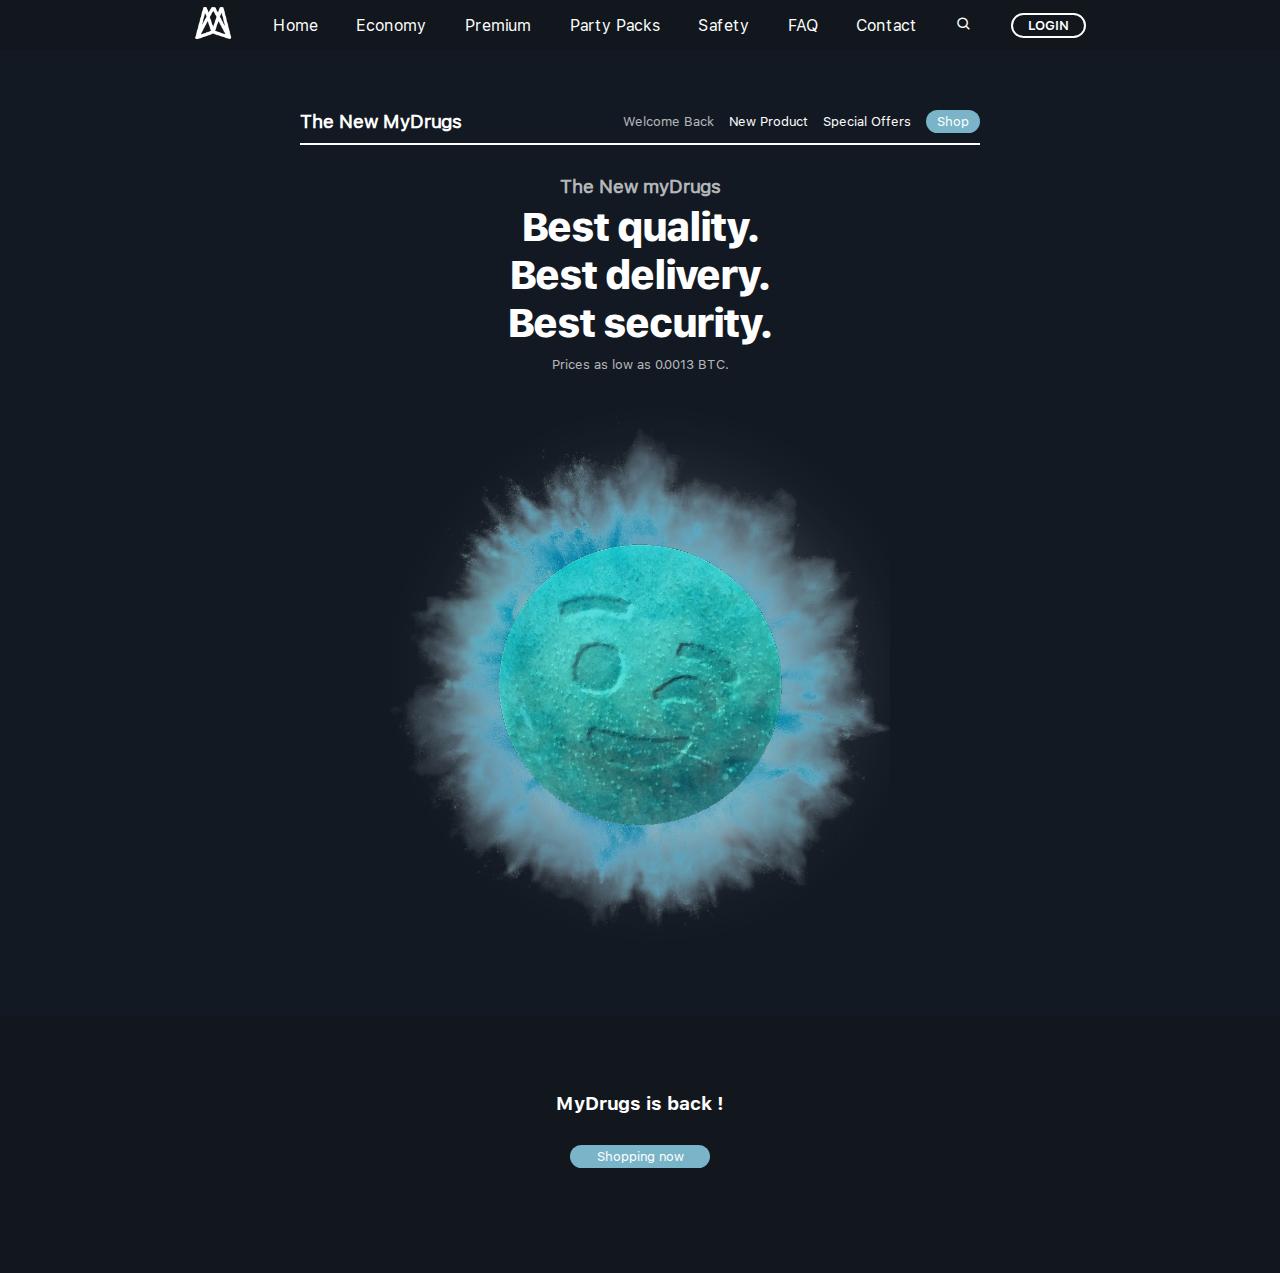
<file: index.html>
<!DOCTYPE html>
<html lang="en">
<head>
    <meta charset="UTF-8">
    <meta name="description" content="The New myDrugs">
    <meta name="author" content="Kilian Peyron">
    <meta http-equiv="X-UA-Compatible" content="IE=edge">
    <meta name="viewport" content="width=device-width, initial-scale=1.0">
    <title>MyDrugs 2.0</title>
    <link rel="stylesheet" href="assets/style.css">
    <link rel="stylesheet" href="assets/responsive.css">
    <link href='https://unpkg.com/boxicons@2.0.7/css/boxicons.min.css' rel='stylesheet'>
</head>
<body>
    <div class="myDrugsNav" id="myDrugsNav">
        <a href="index.html"><div class="myDrugsNavLogo"><img src="assets/logo.png" alt="MyDrugs"></div></a>
        <a href="index.html" class="myDrugsNavItem">Home</a>
        <a href="economy.html" class="myDrugsNavItem">Economy</a>
        <a href="premium.html" class="myDrugsNavItem">Premium</a>
        <a href="party-packs.html" class="myDrugsNavItem">Party Packs</a>
        <a href="safety.html" class="myDrugsNavItem">Safety</a>
        <a href="faq.html" class="myDrugsNavItem">FAQ</a>
        <a href="contact.html" class="myDrugsNavItem">Contact</a>
        <a href="" class="myDrugsNavItem"><i class='bx bx-search myDrugsNavItem'></i></a>
        <a href="login.html" class="myDrugsLoginBtn myDrugsNavItem">Login</a>
        <a href="javascript:void(0);" class="hambIcon"><i class='bx bx-menu'></i></a>
    </div>
    <div class="MyDrugsRespMenu">
        <ul>
            <a href="index.html" class="myDrugsNavItem">Home</a>
            <a href="economy.html" class="myDrugsNavItem">Economy</a>
            <a href="premium.html" class="myDrugsNavItem">Premium</a>
            <a href="party-packs.html" class="myDrugsNavItem">Party Packs</a>
            <a href="safety.html" class="myDrugsNavItem">Safety</a>
            <a href="faq.html" class="myDrugsNavItem">FAQ</a>
            <a href="contact.html" class="myDrugsNavItem">Contact</a>
            <a href="" class="myDrugsNavItem"><i class='bx bx-search myDrugsNavItem'></i></a>
            <a href="login.html" class="myDrugsLoginBtn myDrugsNavItem">Login</a>
         </ul>
    </div>
    <div class="myDrugsMain">
        <div class="myDrugsTitleBar">
            <h3>The New MyDrugs</h3>
            <span class="myDrugsTBWB">Welcome Back</span>
            <span class="myDrugsTBText">New Product</span>
            <span class="myDrugsTBText">Special Offers</span>
            <a href="shop.html" class="myDrugsTBBtn">Shop</a>
        </div>
        <div class="myDrugsHome">
            <h3>The New myDrugs</h3>
            <h1 class="myDrugsHomeH1">Best quality.</h1>
            <h1 class="myDrugsHomeH1">Best delivery.</h1>
            <h1 class="myDrugsHomeH1">Best security.</h1>
            <p class="myDrugsHomeP">Prices as low as 0.0013 BTC.</p>
            <div class="imgBg">
                <img class="pre_imgBg" src="assets/img/pre_imgBg.png" alt="">
                <img class="_imgBg" src="assets/img/imgBg.png" alt="">
            </div>
        </div>
    </div>
    <div class="myDrugsNew">
        <h3>MyDrugs is back !</h3>
        <a href="shop.html" class="myDrugsTBBtn myDrugsNewBtn">Shopping now</a>
    </div>
    <script>
        const hamburger = document.querySelector(".hambIcon");
        const navMenu = document.querySelector(".MyDrugsRespMenu");
        hamburger.addEventListener("click", respMenu);
        function respMenu() {
          hamburger.classList.toggle("responsive");
          navMenu.classList.toggle("responsive");
        }
    </script>
</body>
</html>
</file>
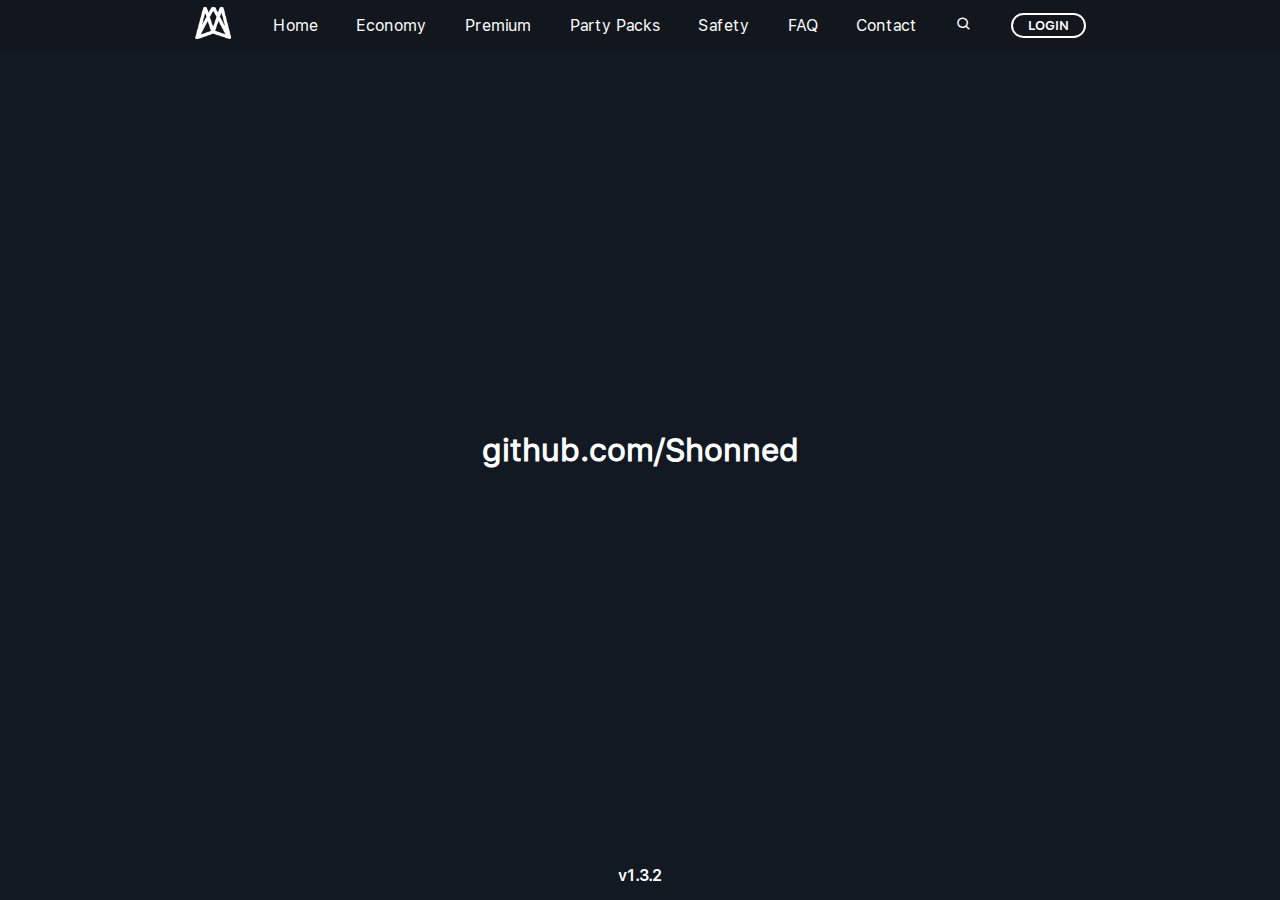
<file: contact.html>
<!DOCTYPE html>
<html lang="en">
<head>
    <meta charset="UTF-8">
    <meta name="description" content="The New myDrugs">
    <meta name="author" content="Kilian Peyron">
    <meta http-equiv="X-UA-Compatible" content="IE=edge">
    <meta name="viewport" content="width=device-width, initial-scale=1.0">
    <title>MyDrugs 2.0</title>
    <link rel="stylesheet" href="assets/style.css">
    <link rel="stylesheet" href="assets/responsive.css">
    <link href='https://unpkg.com/boxicons@2.0.7/css/boxicons.min.css' rel='stylesheet'>
</head>
<body>
    <div class="myDrugsNav" id="myDrugsNav">
        <a href="index.html"><div class="myDrugsNavLogo"><img src="assets/logo.png" alt="MyDrugs"></div></a>
        <a href="index.html" class="myDrugsNavItem">Home</a>
        <a href="economy.html" class="myDrugsNavItem">Economy</a>
        <a href="premium.html" class="myDrugsNavItem">Premium</a>
        <a href="party-packs.html" class="myDrugsNavItem">Party Packs</a>
        <a href="safety.html" class="myDrugsNavItem">Safety</a>
        <a href="faq.html" class="myDrugsNavItem">FAQ</a>
        <a href="contact.html" class="myDrugsNavItem">Contact</a>
        <a href="" class="myDrugsNavItem"><i class='bx bx-search myDrugsNavItem'></i></a>
        <a href="login.html" class="myDrugsLoginBtn myDrugsNavItem">Login</a>
        <a href="javascript:void(0);" class="hambIcon"><i class='bx bx-menu'></i></a>
    </div>
    <div class="MyDrugsRespMenu">
        <ul>
            <a href="index.html" class="myDrugsNavItem">Home</a>
            <a href="economy.html" class="myDrugsNavItem">Economy</a>
            <a href="premium.html" class="myDrugsNavItem">Premium</a>
            <a href="party-packs.html" class="myDrugsNavItem">Party Packs</a>
            <a href="safety.html" class="myDrugsNavItem">Safety</a>
            <a href="faq.html" class="myDrugsNavItem">FAQ</a>
            <a href="contact.html" class="myDrugsNavItem">Contact</a>
            <a href="" class="myDrugsNavItem"><i class='bx bx-search myDrugsNavItem'></i></a>
            <a href="login.html" class="myDrugsLoginBtn myDrugsNavItem">Login</a>
         </ul>
    </div>
    <div class="myDrugsMain">
        <h1 class="myDrugsMainInDev">github.com/Shonned</h1>
        <p class="myDrugsVersion">v1.3.2</p>
    </div>
    <script>
        const hamburger = document.querySelector(".hambIcon");
        const navMenu = document.querySelector(".MyDrugsRespMenu");
        hamburger.addEventListener("click", respMenu);
        function respMenu() {
          hamburger.classList.toggle("responsive");
          navMenu.classList.toggle("responsive");
        }
    </script>
</body>
</html>
</file>
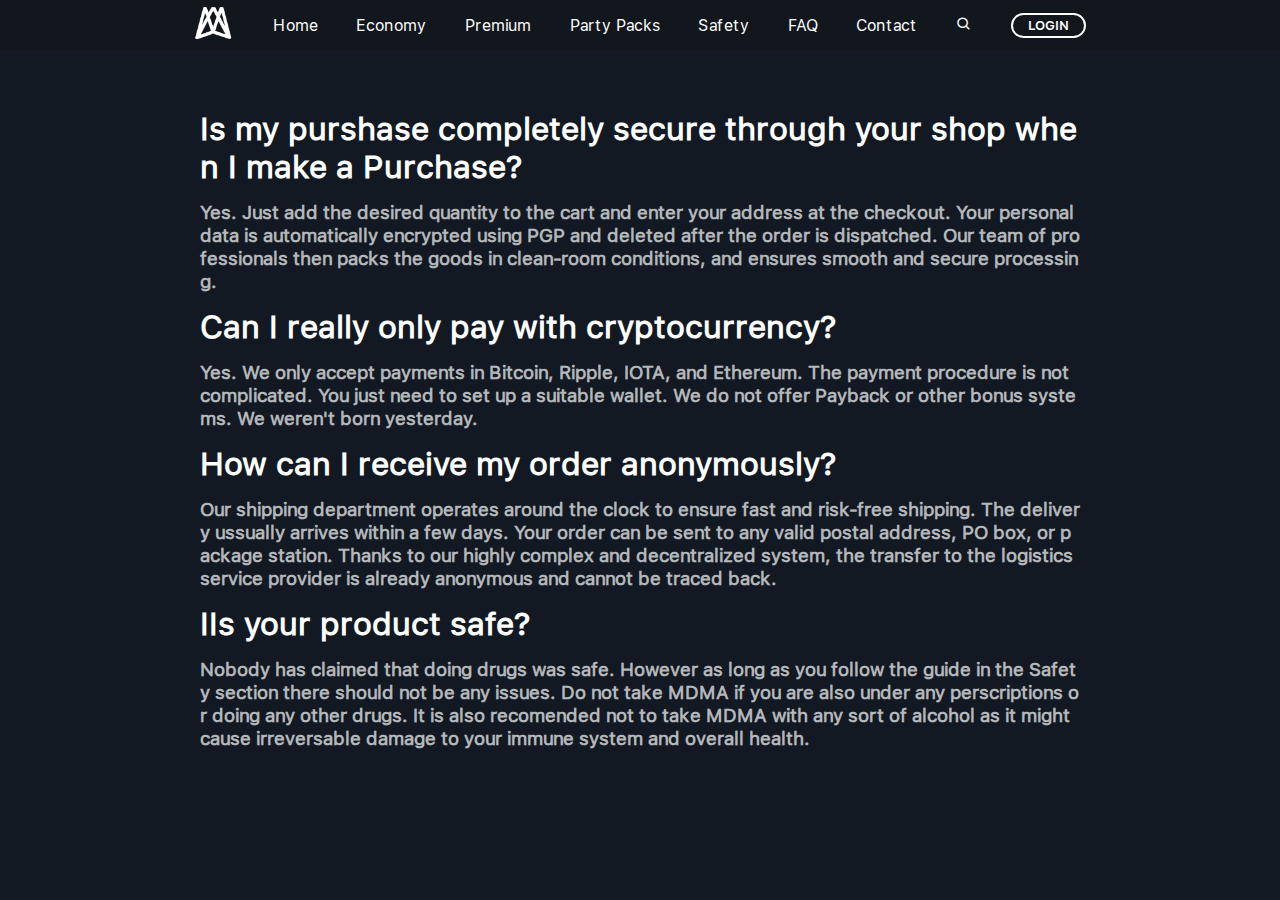
<file: faq.html>
<!DOCTYPE html>
<html lang="en">
<head>
    <meta charset="UTF-8">
    <meta name="description" content="The New myDrugs">
    <meta name="author" content="Kilian Peyron">
    <meta http-equiv="X-UA-Compatible" content="IE=edge">
    <meta name="viewport" content="width=device-width, initial-scale=1.0">
    <title>MyDrugs 2.0</title>
    <link rel="stylesheet" href="assets/style.css">
    <link rel="stylesheet" href="assets/responsive.css">
    <link href='https://unpkg.com/boxicons@2.0.7/css/boxicons.min.css' rel='stylesheet'>
</head>
<body>
<div class="myDrugsNav" id="myDrugsNav">
        <a href="index.html"><div class="myDrugsNavLogo"><img src="assets/logo.png" alt="MyDrugs"></div></a>
        <a href="index.html" class="myDrugsNavItem">Home</a>
        <a href="economy.html" class="myDrugsNavItem">Economy</a>
        <a href="premium.html" class="myDrugsNavItem">Premium</a>
        <a href="party-packs.html" class="myDrugsNavItem">Party Packs</a>
        <a href="safety.html" class="myDrugsNavItem">Safety</a>
        <a href="faq.html" class="myDrugsNavItem">FAQ</a>
        <a href="contact.html" class="myDrugsNavItem">Contact</a>
        <a href="" class="myDrugsNavItem"><i class='bx bx-search myDrugsNavItem'></i></a>
        <a href="login.html" class="myDrugsLoginBtn myDrugsNavItem">Login</a>
        <a href="javascript:void(0);" class="hambIcon"><i class='bx bx-menu'></i></a>
    </div>
    <div class="MyDrugsRespMenu">
        <ul>
            <a href="index.html" class="myDrugsNavItem">Home</a>
            <a href="economy.html" class="myDrugsNavItem">Economy</a>
            <a href="premium.html" class="myDrugsNavItem">Premium</a>
            <a href="party-packs.html" class="myDrugsNavItem">Party Packs</a>
            <a href="safety.html" class="myDrugsNavItem">Safety</a>
            <a href="faq.html" class="myDrugsNavItem">FAQ</a>
            <a href="contact.html" class="myDrugsNavItem">Contact</a>
            <a href="" class="myDrugsNavItem"><i class='bx bx-search myDrugsNavItem'></i></a>
            <a href="login.html" class="myDrugsLoginBtn myDrugsNavItem">Login</a>
         </ul>
    </div>
    <div class="myDrugsFaq">
        <h1 class="myDrugsFaqQuestion">Is my purshase completely secure through your shop when I make a Purchase?</h1>
        <h3 class="myDrugsFaqResponse">
            Yes. Just add the desired quantity to the cart and enter your address at the checkout. Your personal data is automatically encrypted using PGP and deleted after the order is dispatched. Our team of professionals then packs the goods in clean-room conditions, and ensures smooth and secure processing.
        </h3>
        <h1 class="myDrugsFaqQuestion">Can I really only pay with cryptocurrency?</h1>
        <h3 class="myDrugsFaqResponse">
            Yes. We only accept payments in Bitcoin, Ripple, IOTA, and Ethereum. The payment procedure is not complicated. You just need to set up a suitable wallet. We do not offer Payback or other bonus systems. We weren't born yesterday.
        </h3>
        <h1 class="myDrugsFaqQuestion">How can I receive my order anonymously?</h1>
        <h3 class="myDrugsFaqResponse">
            Our shipping department operates around the clock to ensure fast and risk-free shipping. The delivery ussually arrives within a few days. Your order can be sent to any valid postal address, PO box, or package station. Thanks to our highly complex and decentralized system, the transfer to the logistics service provider is already anonymous and cannot be traced back.
        </h3>
        <h1 class="myDrugsFaqQuestion">IIs your product safe?</h1>
        <h3 class="myDrugsFaqResponse">
            Nobody has claimed that doing drugs was safe. However as long as you follow the guide in the Safety section there should not be any issues. Do not take MDMA if you are also under any perscriptions or doing any other drugs. It is also recomended not to take MDMA with any sort of alcohol as it might cause irreversable damage to your immune system and overall health.
        </h3>
    </div>
    <script>
        const hamburger = document.querySelector(".hambIcon");
        const navMenu = document.querySelector(".MyDrugsRespMenu");
        hamburger.addEventListener("click", respMenu);
        function respMenu() {
          hamburger.classList.toggle("responsive");
          navMenu.classList.toggle("responsive");
        }
    </script>
</body>
</html>
</file>
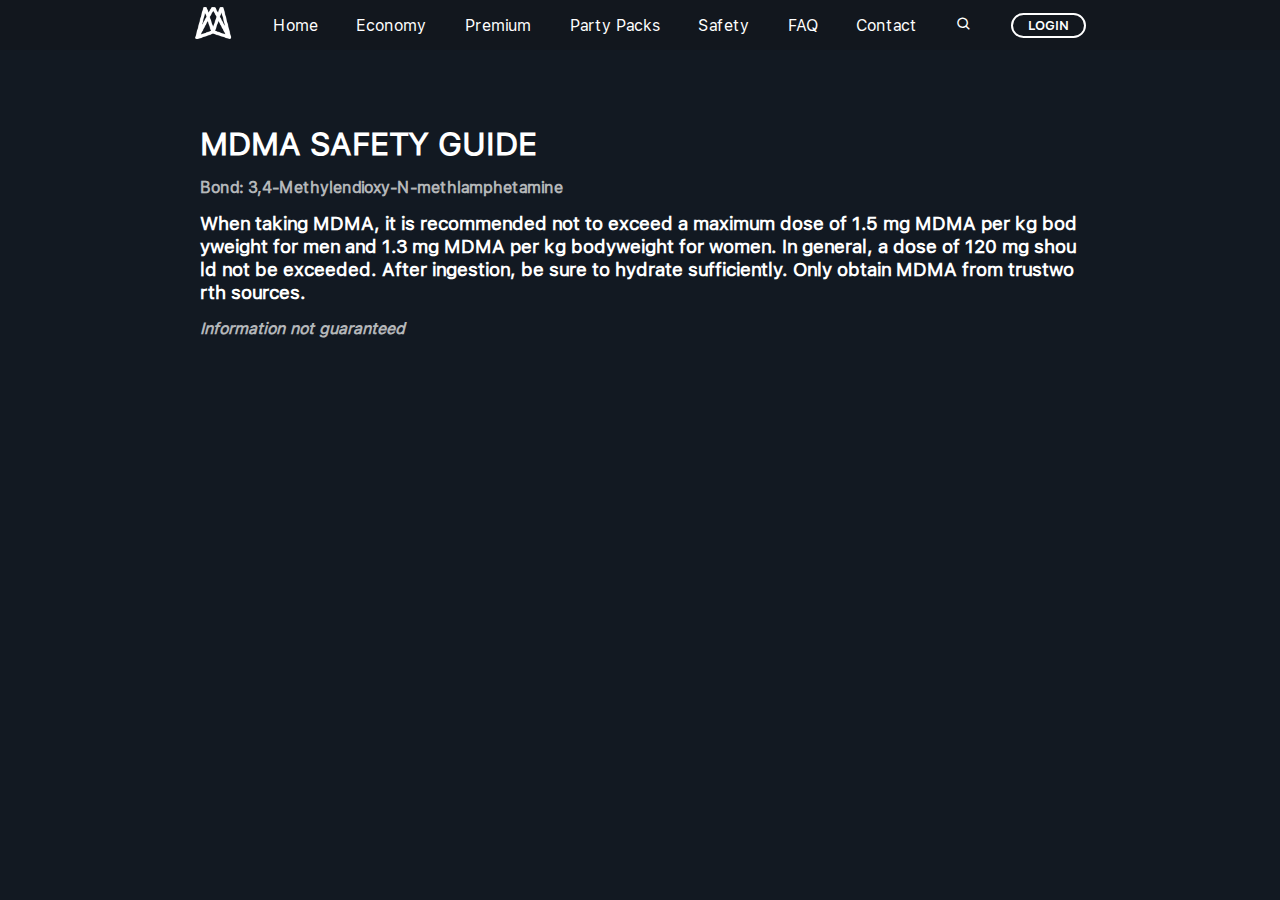
<file: safety.html>
<!DOCTYPE html>
<html lang="en">
<head>
    <meta charset="UTF-8">
    <meta name="description" content="The New myDrugs">
    <meta name="author" content="Kilian Peyron">
    <meta http-equiv="X-UA-Compatible" content="IE=edge">
    <meta name="viewport" content="width=device-width, initial-scale=1.0">
    <title>MyDrugs 2.0</title>
    <link rel="stylesheet" href="assets/style.css">
    <link rel="stylesheet" href="assets/responsive.css">
    <link href='https://unpkg.com/boxicons@2.0.7/css/boxicons.min.css' rel='stylesheet'>
</head>
<body>
<div class="myDrugsNav" id="myDrugsNav">
        <a href="index.html"><div class="myDrugsNavLogo"><img src="assets/logo.png" alt="MyDrugs"></div></a>
        <a href="index.html" class="myDrugsNavItem">Home</a>
        <a href="economy.html" class="myDrugsNavItem">Economy</a>
        <a href="premium.html" class="myDrugsNavItem">Premium</a>
        <a href="party-packs.html" class="myDrugsNavItem">Party Packs</a>
        <a href="safety.html" class="myDrugsNavItem">Safety</a>
        <a href="faq.html" class="myDrugsNavItem">FAQ</a>
        <a href="contact.html" class="myDrugsNavItem">Contact</a>
        <a href="" class="myDrugsNavItem"><i class='bx bx-search myDrugsNavItem'></i></a>
        <a href="login.html" class="myDrugsLoginBtn myDrugsNavItem">Login</a>
        <a href="javascript:void(0);" class="hambIcon"><i class='bx bx-menu'></i></a>
    </div>
    <div class="MyDrugsRespMenu">
        <ul>
            <a href="index.html" class="myDrugsNavItem">Home</a>
            <a href="economy.html" class="myDrugsNavItem">Economy</a>
            <a href="premium.html" class="myDrugsNavItem">Premium</a>
            <a href="party-packs.html" class="myDrugsNavItem">Party Packs</a>
            <a href="safety.html" class="myDrugsNavItem">Safety</a>
            <a href="faq.html" class="myDrugsNavItem">FAQ</a>
            <a href="contact.html" class="myDrugsNavItem">Contact</a>
            <a href="" class="myDrugsNavItem"><i class='bx bx-search myDrugsNavItem'></i></a>
            <a href="login.html" class="myDrugsLoginBtn myDrugsNavItem">Login</a>
         </ul>
    </div>
    <div class="myDrugsSafety">
        <h1 class="myDrugsSafety1">MDMA SAFETY GUIDE</h1>
        <h4 class="myDrugsSafety2">Bond: 3,4-Methylendioxy-N-methlamphetamine</h4>
        <h3 class="myDrugsSafety3">When taking MDMA, it is recommended not to exceed a maximum dose of 1.5 mg MDMA per kg bodyweight for men and 1.3 mg MDMA per kg bodyweight for women. In general, a dose of 120 mg should not be exceeded. After ingestion, be sure to hydrate sufficiently. Only obtain MDMA from trustworth sources.</h3>
        <h4 class="myDrugsSafety4">Information not guaranteed</h4>
    </div>
    <script>
        const hamburger = document.querySelector(".hambIcon");
        const navMenu = document.querySelector(".MyDrugsRespMenu");
        hamburger.addEventListener("click", respMenu);
        function respMenu() {
          hamburger.classList.toggle("responsive");
          navMenu.classList.toggle("responsive");
        }
    </script>
</body>
</html>
</file>
<file: assets/style.css>
@font-face {
    font-family: "SFPro-Regular";
    src: url("fonts/SFProRegular.ttf") format("truetype");
}
@font-face {
    font-family: "SFPro-Semibold";
    src: url("fonts/SFProSemibold.ttf") format("truetype");
}
@font-face {
    font-family: "SFPro-Ultralight";
    src: url("fonts/SFProUltralight.ttf") format("truetype");
}
@font-face {
    font-family: "SFPro-Light";
    src: url("fonts/SFProLight.ttf") format("truetype");
}
@font-face {
    font-family: "SFPro-Bold";
    src: url("fonts/SFProBold.ttf") format("truetype");
}
@font-face {
    font-family: "SFPro-Heavy";
    src: url("fonts/SFProHeavy.ttf") format("truetype");
}
@font-face {
    font-family: "Gotham-Bold";
    src: url("fonts/GothamRounded-Bold.otf") format("truetype");
}

* {
    margin: 0;
    padding: 0;
    box-sizing: border-box;
}

body {
    background: #121922;
    font-family: "SFPro-Regular";
    color: white;
}

.myDrugsNav {
    font-family: "SFPro-Regular";
    background: #12171E;
    width: 100%;
    height: 50px;
    display: flex;
    align-items: center;
    justify-content: space-around;
    padding-left: 175px;
    padding-right: 175px;
}

.myDrugsNavItem {
    cursor: pointer;
}

.myDrugsNav a  {
    color: white;
    text-decoration: none;
}

.bx-search {
    color: white;
    text-decoration: none;
}

.bx-menu {
    font-size: 25px;
    color: white;
    text-decoration: none;
}

.myDrugsNavLogo img {
    width: 40px;
    height: 32px;
}

.myDrugsNav .myDrugsLoginBtn {
    font-family: "SFPro-Semibold";
    padding: 3px 15px;
    border: 2px solid white;
    outline: none;
    border-radius: 30px;
    color: white;
    text-decoration: none;
    text-transform: uppercase;
    font-size: 13px;
}

.myDrugsMain {
    display: block;
    margin-left: 300px;
    margin-right: 300px;
    margin-top: 60px;
}

.myDrugsTitleBar {
    padding-bottom: 10px;
    border-bottom: 2px solid white;
    display: flex;
    align-items: center;
}

.myDrugsTBWB {
    color: rgba(255, 255, 255, .7);
    margin-left: auto;
    margin-right: 15px;
    font-size: 13px;
}

.myDrugsTBText {
    margin-right: 15px;
    font-size: 13px;
    cursor: pointer;
}

.myDrugsTBBtn {
    padding: 4px 11px;
    background: #79B4C9;
    border-radius: 30px;
    color: white;
    text-decoration: none;
    font-size: 13px;
}

.myDrugsHome {
    text-align: center;
    margin: 30px auto;
}

.myDrugsHome h3 {
    color: rgba(255, 255, 255, .7);
    padding-bottom: 5px;
}

.myDrugsHomeH1 {
    font-family: "SFPro-Heavy";
    font-size: 40px;
    letter-spacing: -2px;
}

.myDrugsHomeP {
    margin-top: 10px;
    color: rgba(255, 255, 255, .7);
    font-size: 13px;
}

.myDrugsHome img {
    margin-top: 15px;
    width: 500px;
}

.myDrugsMainInDev {
    position: absolute;
    top: 50%;
    left: 50%;
    transform: translate(-50%, -50%);
    text-align: center;
}

.imgBg {
    position: relative;
    width: 500px;
    margin: -20px auto 0 auto;
}

.pre_imgBg {
    opacity: .8;
}

._imgBg {
    position: absolute;
    top: 50%;
    left: 50%;
    transform: translate(-50%, -50%);
    width: 300px !important;
    height: 300px;
    opacity: .7;
}


.myDrugsNew {
    background: #12171E;
    padding-top: 75px;
    padding-bottom: 75px;
}

.myDrugsNew h3 {
    text-align: center;
    font-family: "SFPro-Bold";
}

.myDrugsNewBtn {
    text-align: center;
    margin: 30px auto;
    display: block;
    width: 140px;
}

/* FAQ */
.myDrugsFaq {
    display: block;
    margin-left: 200px;
    margin-right: 200px;
    margin-top: 60px;
}

.myDrugsFaqQuestion {
    word-break: break-all;
}

.myDrugsFaqResponse {
    padding-top: 15px;
    padding-bottom: 15px;
    color: rgba(255, 255, 255, .7);
    word-break: break-all;
}

/* SAFETY */
.myDrugsSafety {
    display: block;
    margin-left: 200px;
    margin-right: 200px;
    margin-top: 60px;
}

.myDrugsSafety1 {
    padding-top: 15px;
    padding-bottom: 15px;
    color: white;
    word-break: break-all;
}

.myDrugsSafety2 {
    padding-bottom: 15px;
    color: rgba(255, 255, 255, .7);
    word-break: break-all;
}

.myDrugsSafety3 {
    padding-bottom: 15px;
    color: white;
    word-break: break-all;
}

.myDrugsSafety4 {
    padding-bottom: 15px;
    color: rgba(255, 255, 255, .7);
    font-style: italic;
    word-break: break-all;
}

/* SHOP */
.myDrugsShop {
    display: block;
    margin-left: 30px;
    margin-right: 30px;
    margin-top: 60px;
}

.myDrugsShopTitle {
    text-align: center;
    color: rgba(255, 255, 255, .7);
    font-size: 20px;
    padding-top: 20px;
    padding-bottom: 80px;
}

.myDrugsShopRow {
    display: flex;
    align-items: center;
    justify-content: center;
    flex-wrap: wrap;
}

.myDrugsShopItem {
    border: 1px solid white;
    border-radius: 10px;
    height: 420px;
    width: 300px;
    margin-right: 15px;
    margin-bottom: 30px;
}

.myDrugsShopItem .mDSIImg {
    display: block;
    margin: 25px auto 15px auto;
    width: 100px;
}

.mDSIName {
    font-family: "SFPro-Semibold";
    text-align: center;
}

.mDSIStock {
    font-family: "SFPro-Semibold";
    margin-left: 50px;
    color: #06a94d;
    padding-top: 30px;
    padding-bottom: 10px;
}

.mDSIQuantity {
    display: flex;
    align-items: center;
    justify-content: center;
}

.mDSIQuantityNb {
    display: flex;
    align-items: center; 
    justify-content: center;
    width: 50px;
    height: 50px;
    border: 1px solid white;
    border-radius: 50%;
    cursor: pointer;
    background: transparent;
    color: white;
}

.mDSIQuantityNb span {
    font-family: "Gotham-Bold";
    font-size: 35px;
}

.mDSIQuantity_NB {
    margin: 20px 30px 20px 30px;
    font-family: "SFPro-Bold";
    font-size: 35px;
}

.mDSIATCBtn {
    background: transparent;
    border: 1px solid white;
    color: white;
    text-decoration: none;
    border-radius: 30px;
    padding: 5px 15px;
    width: 200px;
    margin: 20px auto 10px auto;
    display: block;
    text-align: center;
}

.mDSICBtn {
    background: #5096AE;
    color: white;
    text-decoration: none;
    border-radius: 30px;
    padding: 5px 15px;
    width: 200px;
    margin: auto;
    display: block;
    text-align: center;
    border: 0;
}

a {
    text-decoration: none;
}

.ShoppingCart {
    color: rgba(255, 255, 255, .7);
    text-decoration: none;
}

.cart {
    position: fixed;
    background-color: rgba(255, 255, 255, 0.20);
    top: 0;
    right: 0;
    bottom: 0;
    left: 0;
    z-index: 999;
    visibility: hidden;
    opacity: 0;
    pointer-events: none;
    transition: all 0.3s;
}

.cart:target {
    visibility: visible;
    opacity: 1;
    pointer-events: auto;
}

.cart > div {
    width: 330px;
    position: absolute;
    top: 50%;
    left: 50%;
    transform: translate(-50%, -50%);
    padding: 2em;
    background: #1E2329;
}

.cart header {
    font-weight: bold;
}

.cart h1 {
    font-size: 150%;
    margin: 0 0 15px;
}
  
.modal-close {
    color: #aaa;
    line-height: 50px;
    font-size: 80%;
    position: absolute;
    right: 0;
    text-align: center;
    top: 0;
    width: 70px;
    text-decoration: none;
}

.cBtn {
    margin-top: 20px;
}

.myDrugsVersion {
    position: absolute;
    bottom: 15px;
    left: 50%;
    transform: translateX(-50%);
    font-family: "SFPRO-SemiBold";
}
</file>
<file: assets/responsive.css>
.hambIcon {
    display: none;
}

@media screen and (max-width: 1060px) {
    .myDrugsNavItem {
        display: none;
    }
    .myDrugsNav {
        padding-left: 0;
        padding-right: 0;
    }
    .myDrugsNavLogo {
        margin-right: 200px;
    }
    .hambIcon {
        display: block;
    }
    .myDrugsTitleBar {
        display: none;
    }
    .imgBg {
        width: 200px;
    }
    .pre_imgBg {
        width: 200px !important;
    }
    ._imgBg {
        width: 75px !important;
        height: 75px !important;
    }
    .myDrugsHomeH1 {
        font-size: 30px;
    }
    .myDrugsMain {
        margin-left: 200px;
        margin-right: 200px;
    }
    .myDrugsFaq {
        margin-right: 75px;
        margin-left: 75px;
    }
    .myDrugsFaqQuestion {
        font-size: 22px;
    }
    .myDrugsFaqResponse {
        font-size: 17px;
    }
    .myDrugsSafety {
        margin-right: 75px;
        margin-left: 75px;
    }
}
@media screen and (max-width: 580px) {
    .myDrugsMain {
        margin-left: 100px;
        margin-right: 100px;
    }
    .myDrugsFaq {
        margin-right: 10px;
        margin-left: 10px;
    }
    .myDrugsFaqQuestion {
        font-size: 18px;
    }
    .myDrugsFaqResponse {
        font-size: 14px;
    }
    .myDrugsSafety {
        margin-right: 10px;
        margin-left: 10px;
    }
}
.responsive {display: block !important;}
.MyDrugsRespMenu {
    display: none;
    width: 100%;
    position: absolute;
    top: 15%;
    left: 50%;
    transform: translate(-50%, -15%);
    padding: 2em;
    background: #12171E;
    border: 1px solid white;
    z-index: 999;
}
ul .myDrugsNavItem {
    color: white;
    text-decoration: none;
    display: block;
    padding-bottom: 15px;
    text-align: center;
}
ul .myDrugsLoginBtn {
    font-family: "SFPro-Semibold";
    padding: 3px 15px;
    border: 2px solid white;
    outline: none;
    border-radius: 30px;
    color: white;
    text-decoration: none;
    text-transform: uppercase;
    font-size: 13px;
    width: 70px;
    margin: auto;
}
</file>
